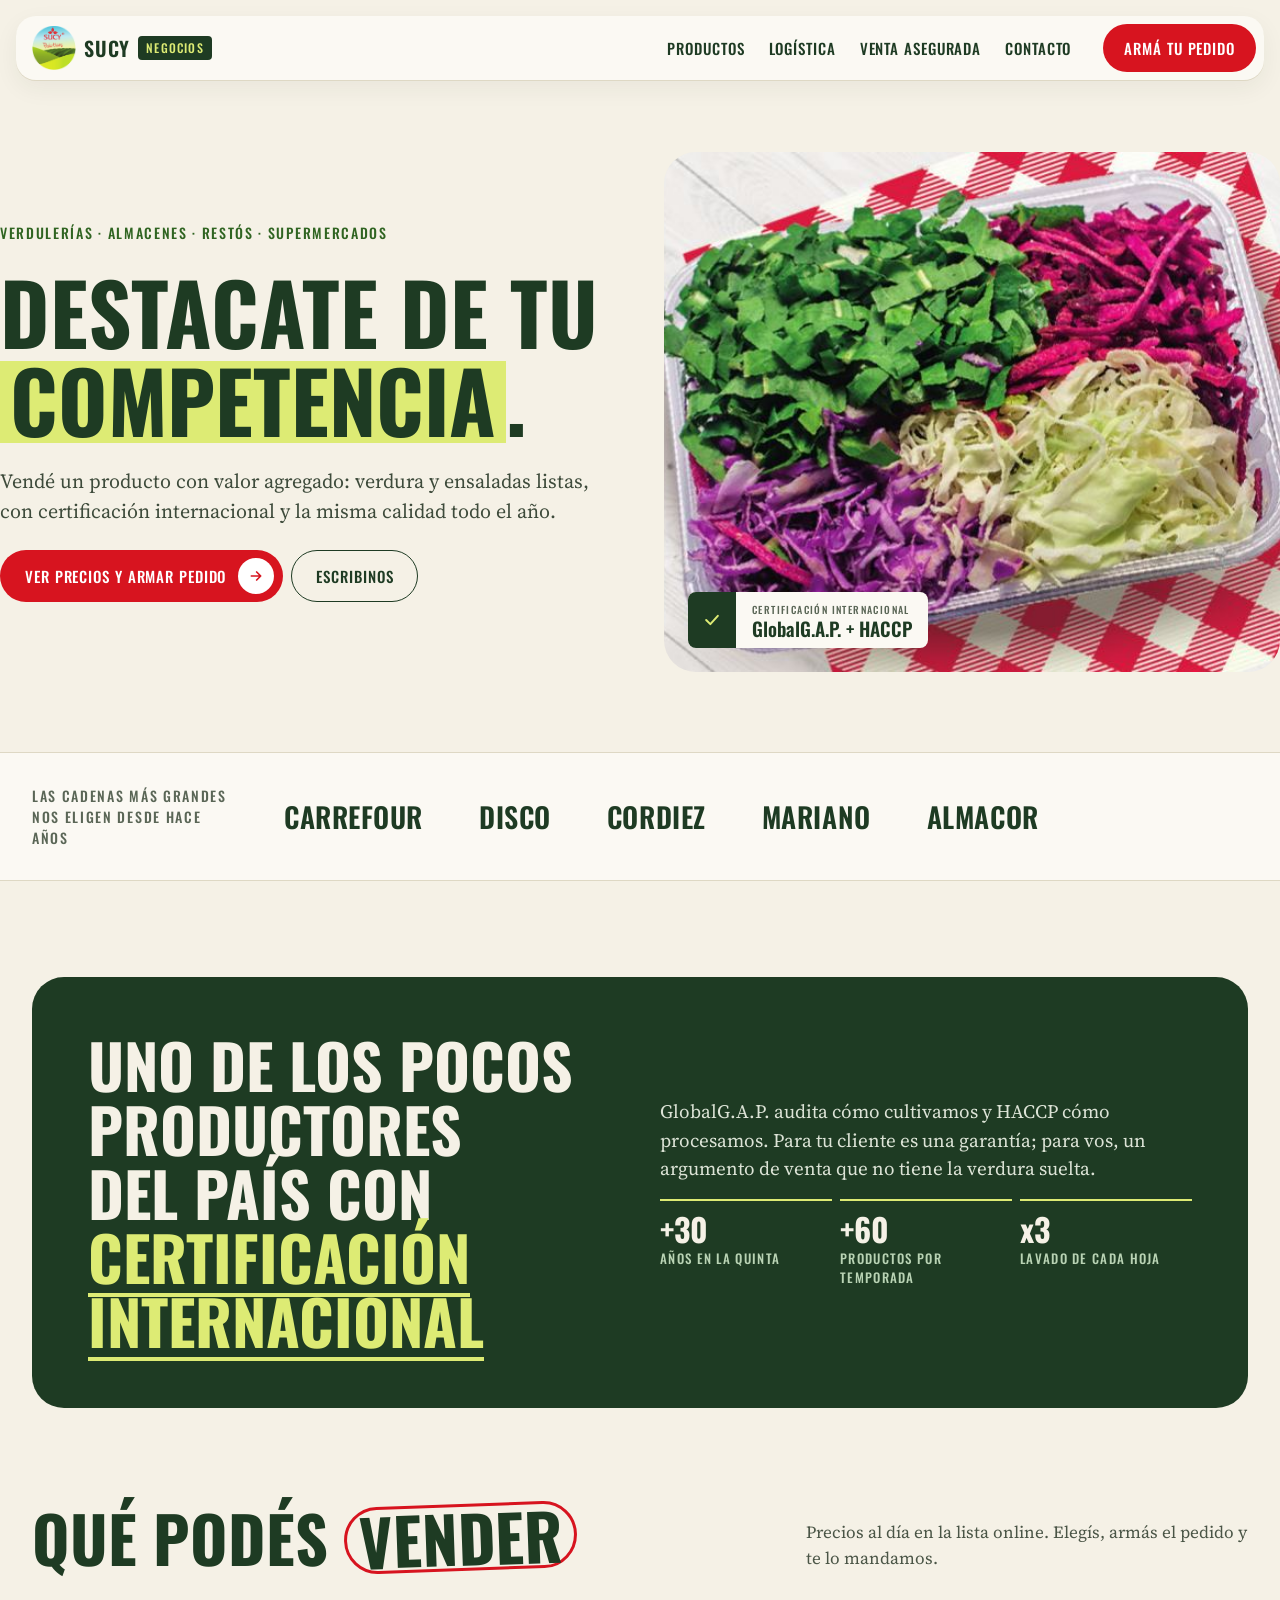
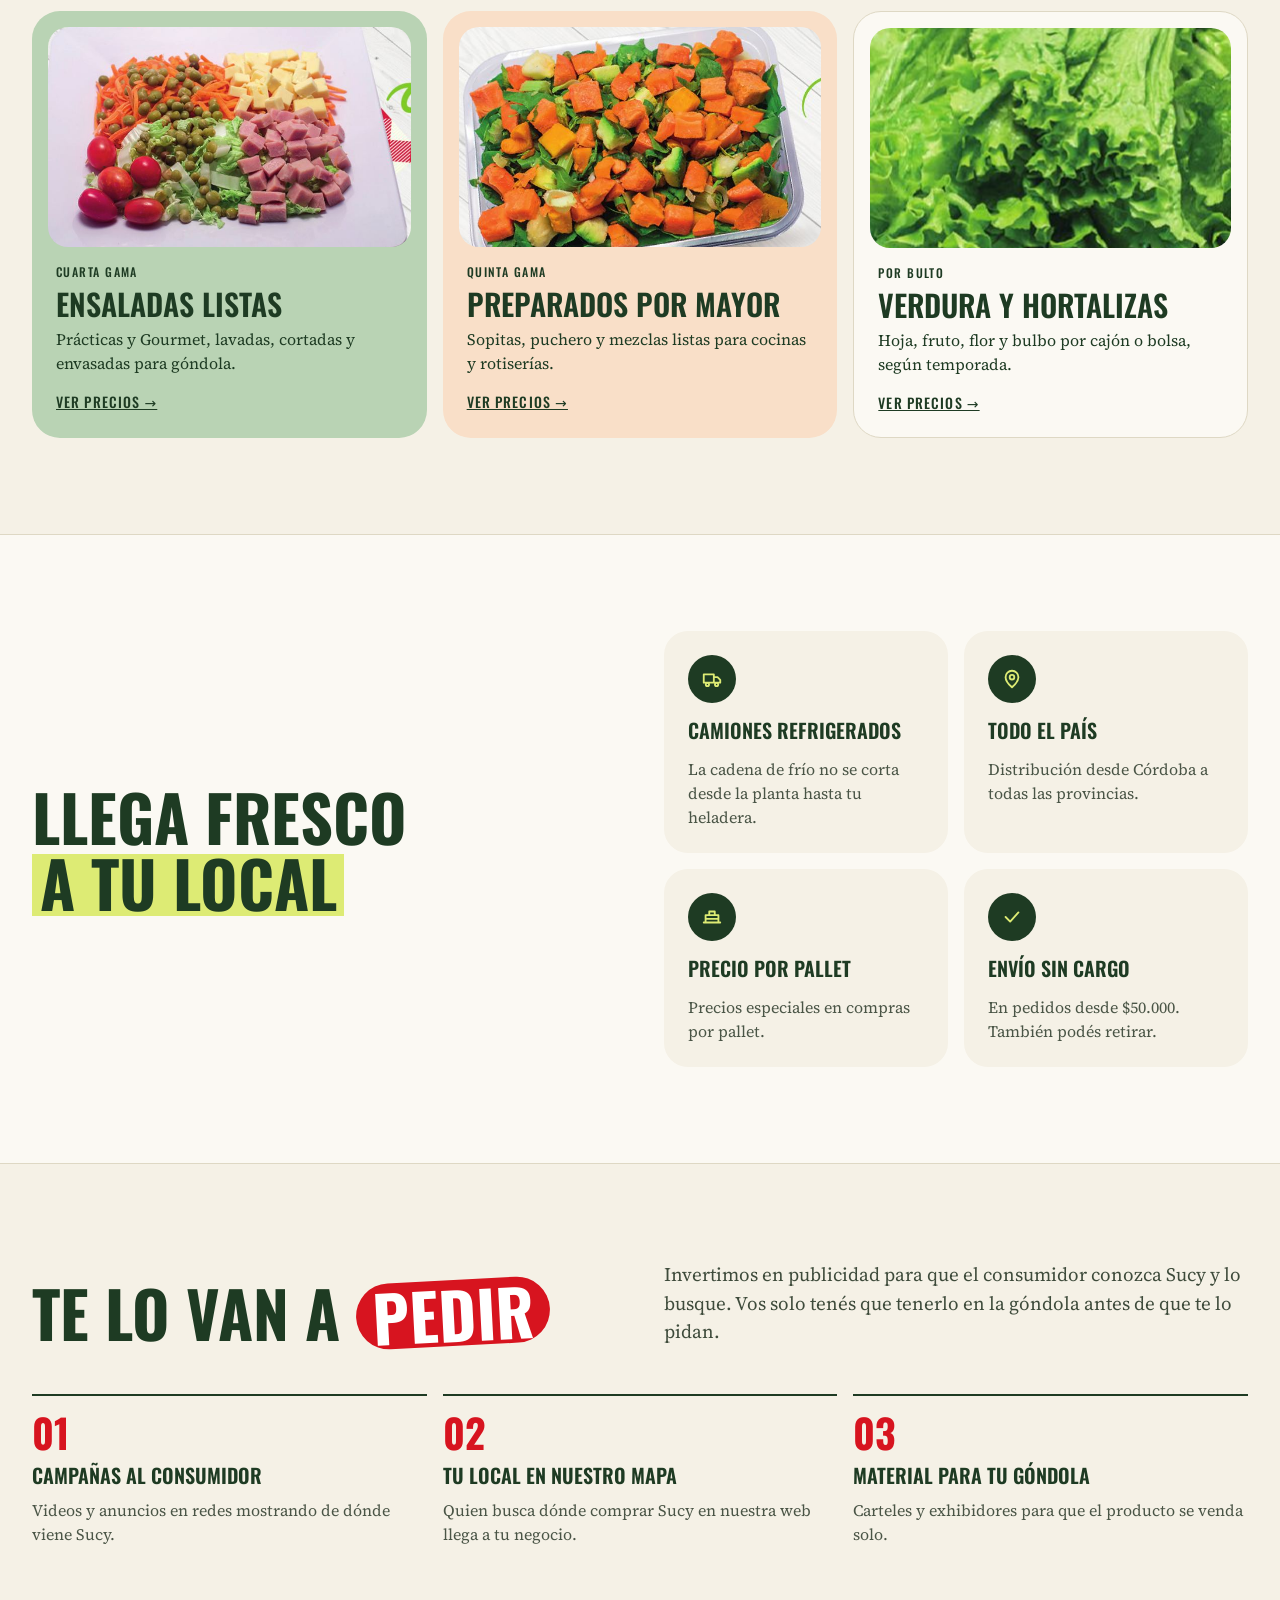
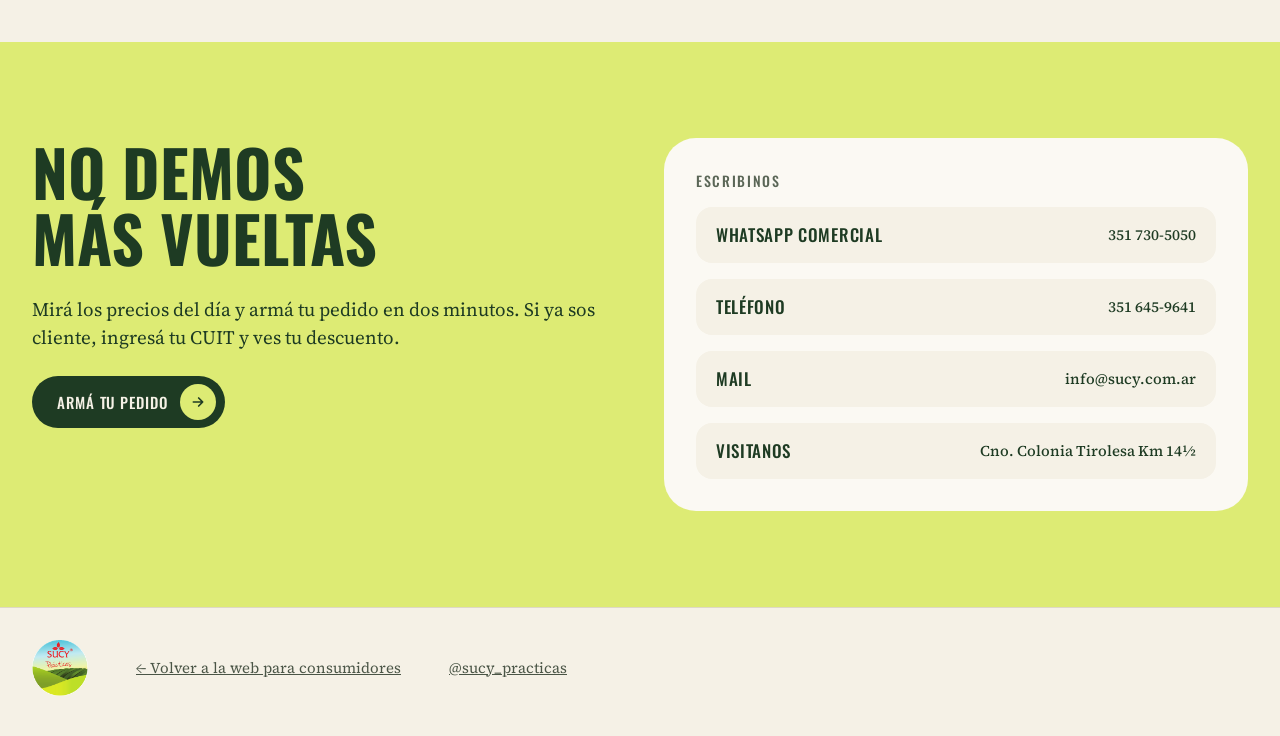
<file: mayoristas/index.html>
<!doctype html>
<html lang="es">
<head>
<meta charset="utf-8">
<meta name="viewport" content="width=device-width, initial-scale=1">
<title>Sucy para negocios · Mayoristas</title>
<meta name="description" content="Verdura y ensaladas listas por mayor con certificación GlobalG.A.P. y HACCP. Camiones refrigerados, precio por pallet y pedidos online.">
<meta property="og:title" content="Sucy para negocios">
<meta property="og:description" content="Destacate de tu competencia con un producto certificado. Armá tu pedido online.">
<meta property="og:image" content="../assets/img/omega.jpg">
<link rel="icon" href="../assets/img/logo.png">
<link rel="preload" href="../assets/fonts/oswald.woff2" as="font" type="font/woff2" crossorigin>
<link rel="stylesheet" href="../assets/css/sucy.css">
</head>
<body>

<div class="nav-wrap">
  <nav class="nav" aria-label="Principal">
    <a class="brand" href="../"><img src="../assets/img/logo.png" alt="">Sucy <span class="chip">Negocios</span></a>
    <div class="nav-links">
      <a href="#productos">Productos</a>
      <a href="#logistica">Logística</a>
      <a href="#venta">Venta asegurada</a>
      <a href="#contacto">Contacto</a>
    </div>
    <a class="btn btn-rojo" href="../pedidos/">Armá tu pedido</a>
  </nav>
</div>

<main>
  <section class="wrap hero-may">
    <div>
      <span class="eyebrow" style="color:#2F6421">Verdulerías · almacenes · restós · supermercados</span>
      <h1>Destacate de tu <span class="hl-mark">competencia</span>.</h1>
      <p>Vendé un producto con valor agregado: verdura y ensaladas listas, con certificación internacional y la misma calidad todo el año.</p>
      <div class="btns">
        <a class="btn btn-rojo" href="../pedidos/">Ver precios y armar pedido <span class="flecha"><svg width="16" height="16" viewBox="0 0 24 24" fill="none" stroke="currentColor" stroke-width="2.5" stroke-linecap="round" stroke-linejoin="round" aria-hidden="true"><path d="M5 12h14M13 6l6 6-6 6"/></svg></span></a>
        <a class="btn btn-linea" href="#contacto">Escribinos</a>
      </div>
    </div>
    <div class="img">
      <img src="../assets/img/omega.jpg" alt="Ensaladas Prácticas en sus bandejas">
      <div class="placa"><span class="ok"><svg width="20" height="20" viewBox="0 0 24 24" fill="none" stroke="#DDEB74" stroke-width="2.4" stroke-linecap="round" stroke-linejoin="round" aria-hidden="true"><path d="M5 12l5 5 9-10"/></svg></span><span class="tx"><small>Certificación internacional</small><b>GlobalG.A.P. + HACCP</b></span></div>
    </div>
  </section>

  <section class="banda" aria-label="Nos eligen">
    <div class="wrap logos">
      <span class="label">Las cadenas más grandes nos eligen desde hace años</span>
      <span>Carrefour</span><span>Disco</span><span>Cordiez</span><span>Mariano</span><span>Almacor</span>
    </div>
  </section>

  <section class="sec">
    <div class="wrap">
      <div class="cert-banda">
        <h2>Uno de los pocos productores del país con <span class="hl-under">certificación internacional</span></h2>
        <div>
          <p>GlobalG.A.P. audita cómo cultivamos y HACCP cómo procesamos. Para tu cliente es una garantía; para vos, un argumento de venta que no tiene la verdura suelta.</p>
          <div class="datos">
            <div><b>+30</b><span>años en la quinta</span></div>
            <div><b>+60</b><span>productos por temporada</span></div>
            <div><b>x3</b><span>lavado de cada hoja</span></div>
          </div>
        </div>
      </div>
    </div>
  </section>

  <section id="productos" class="sec" style="padding-top:0">
    <div class="wrap">
      <div class="sec-head">
        <h2>Qué podés <span class="hl-circle">vender</span></h2>
        <p>Precios al día en la lista online. Elegís, armás el pedido y te lo mandamos.</p>
      </div>
      <div class="prods">
        <article class="prod bg-salvia">
          <div class="img"><img src="../assets/img/primavera.jpg" alt="Ensalada Gourmet Primavera" loading="lazy"></div>
          <div class="tx"><span class="label" style="font-size:12px">Cuarta gama</span><h3>Ensaladas listas</h3><p>Prácticas y Gourmet, lavadas, cortadas y envasadas para góndola.</p><a href="../pedidos/">Ver precios →</a></div>
        </article>
        <article class="prod bg-durazno">
          <div class="img"><img src="../assets/img/sopita.jpg" alt="Preparado de verduras" loading="lazy"></div>
          <div class="tx"><span class="label" style="font-size:12px">Quinta gama</span><h3>Preparados por mayor</h3><p>Sopitas, puchero y mezclas listas para cocinas y rotiserías.</p><a href="../pedidos/">Ver precios →</a></div>
        </article>
        <article class="prod bg-papel">
          <div class="img"><img src="../assets/img/lechuga.jpg" alt="Lechuga" loading="lazy"></div>
          <div class="tx"><span class="label" style="font-size:12px">Por bulto</span><h3>Verdura y hortalizas</h3><p>Hoja, fruto, flor y bulbo por cajón o bolsa, según temporada.</p><a href="../pedidos/">Ver precios →</a></div>
        </article>
      </div>
    </div>
  </section>

  <section id="logistica" class="sec banda">
    <div class="wrap dos">
      <h2>Llega fresco <span class="hl-mark">a tu local</span></h2>
      <div class="logis">
        <div><span class="ico"><svg width="22" height="22" viewBox="0 0 24 24" fill="none" stroke="#DDEB74" stroke-width="2" stroke-linecap="round" stroke-linejoin="round" aria-hidden="true"><path d="M3 7h11v9H3zM14 10h4l3 3v3h-7z"/><circle cx="7" cy="18" r="1.8"/><circle cx="17" cy="18" r="1.8"/></svg></span><b>Camiones refrigerados</b><span>La cadena de frío no se corta desde la planta hasta tu heladera.</span></div>
        <div><span class="ico"><svg width="22" height="22" viewBox="0 0 24 24" fill="none" stroke="#DDEB74" stroke-width="2" stroke-linecap="round" stroke-linejoin="round" aria-hidden="true"><path d="M12 21s-7-6-7-11a7 7 0 0 1 14 0c0 5-7 11-7 11z"/><circle cx="12" cy="10" r="2.5"/></svg></span><b>Todo el país</b><span>Distribución desde Córdoba a todas las provincias.</span></div>
        <div><span class="ico"><svg width="22" height="22" viewBox="0 0 24 24" fill="none" stroke="#DDEB74" stroke-width="2" stroke-linecap="round" stroke-linejoin="round" aria-hidden="true"><path d="M3 18h18M5 18V10h14v8M5 14h14M9 10V6h6v4"/></svg></span><b>Precio por pallet</b><span>Precios especiales en compras por pallet.</span></div>
        <div><span class="ico"><svg width="22" height="22" viewBox="0 0 24 24" fill="none" stroke="#DDEB74" stroke-width="2" stroke-linecap="round" stroke-linejoin="round" aria-hidden="true"><path d="M5 12l5 5 9-10"/></svg></span><b>Envío sin cargo</b><span>En pedidos desde $50.000. También podés retirar.</span></div>
      </div>
    </div>
  </section>

  <section id="venta" class="sec">
    <div class="wrap">
      <div class="dos" style="align-items:end">
        <h2>Te lo van a <span class="hl-pill">pedir</span></h2>
        <p style="font-size:19px;color:#3E4B3B">Invertimos en publicidad para que el consumidor conozca Sucy y lo busque. Vos solo tenés que tenerlo en la góndola antes de que te lo pidan.</p>
      </div>
      <div class="tres">
        <div><span class="n">01</span><b>Campañas al consumidor</b><span>Videos y anuncios en redes mostrando de dónde viene Sucy.</span></div>
        <div><span class="n">02</span><b>Tu local en nuestro mapa</b><span>Quien busca dónde comprar Sucy en nuestra web llega a tu negocio.</span></div>
        <div><span class="n">03</span><b>Material para tu góndola</b><span>Carteles y exhibidores para que el producto se venda solo.</span></div>
      </div>
    </div>
  </section>

  <section id="contacto" class="sec contacto">
    <div class="wrap dos">
      <div class="col">
        <h2>No demos más vueltas</h2>
        <p style="font-size:19px">Mirá los precios del día y armá tu pedido en dos minutos. Si ya sos cliente, ingresá tu CUIT y ves tu descuento.</p>
        <a class="btn btn-verde" href="../pedidos/">Armá tu pedido <span class="flecha"><svg width="16" height="16" viewBox="0 0 24 24" fill="none" stroke="currentColor" stroke-width="2.5" stroke-linecap="round" stroke-linejoin="round" aria-hidden="true"><path d="M5 12h14M13 6l6 6-6 6"/></svg></span></a>
      </div>
      <div class="canales">
        <span class="label" style="color:var(--gris2)">Escribinos</span>
        <!-- TODO: reemplazar por el WhatsApp comercial nuevo -->
        <a href="https://wa.me/5493517305050">WhatsApp comercial <span>351 730-5050</span></a>
        <a href="tel:+543516459641">Teléfono <span>351 645-9641</span></a>
        <a href="mailto:info@sucy.com.ar">Mail <span>info@sucy.com.ar</span></a>
        <a href="https://maps.google.com/?q=Camino+a+Colonia+Tirolesa+Km+14.5+C%C3%B3rdoba">Visitanos <span>Cno. Colonia Tirolesa Km 14½</span></a>
      </div>
    </div>
  </section>
</main>

<footer>
  <div class="wrap">
    <img src="../assets/img/logo.png" alt="Sucy Prácticas">
    <a href="../">← Volver a la web para consumidores</a>
    <a href="https://instagram.com/sucy_practicas">@sucy_practicas</a>
  </div>
</footer>
</body>
</html>
</file>
<file: assets/css/sucy.css>
/* Sucy — estilos compartidos (minorista y mayoristas) */
@font-face{font-family:"Oswald";src:url("../fonts/oswald.woff2") format("woff2");font-weight:200 700;font-display:swap}
@font-face{font-family:"Source Serif 4";src:url("../fonts/source-serif-4.woff2") format("woff2");font-weight:200 900;font-display:swap}

:root{
  --crema:#F5F1E6; --papel:#FBF9F3; --linea:#DED8C4;
  --verde:#1E3B23; --hoja:#4C8A35; --rojo:#D7141F;
  --lima:#DDEB74; --salvia:#B9D3B4; --menta:#8FC1A3; --durazno:#F9DFC8; --tomate:#C4412A;
  --gris:#4A5546; --gris2:#5A6656;
  --display:"Oswald",system-ui,sans-serif;
  --texto:"Source Serif 4",Georgia,serif;
  --r-lg:32px; --r-md:24px; --r-sm:16px;
  --max:1280px;
}
*{box-sizing:border-box}
html{scroll-behavior:smooth;-webkit-text-size-adjust:100%}
@media (prefers-reduced-motion:reduce){html{scroll-behavior:auto}}
body{margin:0;background:var(--crema);color:var(--verde);font:17px/1.5 var(--texto)}
img{max-width:100%;display:block}
a{color:inherit}
button,input{font:inherit;color:inherit}
button{cursor:pointer}
:focus-visible{outline:3px solid var(--rojo);outline-offset:3px}
h1,h2,h3{font-family:var(--display);font-weight:700;text-transform:uppercase;margin:0;text-wrap:balance}
h1{font-size:clamp(52px,7.4vw,112px);line-height:1.04}
h2{font-size:clamp(40px,5vw,72px);line-height:1.04}
h3{font-weight:600}
p{margin:0}
.wrap{max-width:var(--max);margin:0 auto;padding:0 32px}
@media(max-width:640px){.wrap{padding:0 20px}}
section{scroll-margin-top:96px}
.sec{padding:96px 0}
@media(max-width:640px){.sec{padding:64px 0}}
.sec-head{display:flex;flex-wrap:wrap;justify-content:space-between;align-items:flex-end;gap:24px;margin-bottom:40px}
.sec-head p{max-width:26em;color:var(--gris)}

/* etiquetas y textos chicos */
.eyebrow,.label{font-family:var(--display);font-weight:500;font-size:14px;letter-spacing:.12em;text-transform:uppercase}
.tag{display:inline-flex;align-items:center;gap:8px;height:32px;padding:0 12px;border-radius:4px;background:var(--lima);color:var(--verde);font-family:var(--display);font-weight:500;font-size:13px;letter-spacing:.08em;text-transform:uppercase}
.tag.salvia{background:var(--salvia)}

/* destacados: misma fuente, otro gesto */
.hl-mark{background:linear-gradient(to bottom,transparent 20%,var(--lima) 20%,var(--lima) 86%,transparent 86%);color:var(--verde);padding:0 .12em;-webkit-box-decoration-break:clone;box-decoration-break:clone}
.hl-mark.crema{background:linear-gradient(to bottom,transparent 20%,var(--crema) 20%,var(--crema) 86%,transparent 86%)}
.hl-pill{display:inline-block;background:var(--rojo);color:#fff;border-radius:999px;padding:.04em .26em;line-height:.95;transform:rotate(-3deg)}
.hl-wavy{text-decoration:underline wavy var(--rojo);text-decoration-thickness:.06em;text-underline-offset:.16em}
.hl-circle{display:inline-block;border:.06em solid var(--rojo);border-radius:999px;padding:0 .18em;line-height:.95;transform:rotate(-2deg)}
.hl-under{text-decoration:underline;text-decoration-color:var(--lima);text-decoration-thickness:.06em;text-underline-offset:.14em}

/* botones (todos 52px) */
.btn{display:inline-flex;align-items:center;justify-content:center;gap:12px;height:52px;padding:0 24px;border-radius:999px;border:1.5px solid transparent;font-family:var(--display);font-weight:500;font-size:15px;letter-spacing:.06em;text-transform:uppercase;text-decoration:none;white-space:nowrap}
.btn-rojo{background:var(--rojo);color:#fff}
.btn-verde{background:var(--verde);color:var(--crema)}
.btn-linea{border-color:currentColor;background:transparent}
.btn .flecha{width:36px;height:36px;border-radius:50%;display:grid;place-items:center;margin-right:-16px;background:#fff;color:var(--rojo)}
.btn-verde .flecha{background:var(--lima);color:var(--verde)}
.btn:hover{filter:brightness(1.06)}
.btns{display:flex;flex-wrap:wrap;gap:8px}

/* nav */
.nav-wrap{position:sticky;top:0;z-index:30;padding:16px 16px 0;max-width:1312px;margin:0 auto}
.nav{display:flex;flex-wrap:wrap;align-items:center;gap:12px 32px;background:var(--papel);border-radius:20px;padding:8px 8px 8px 16px;box-shadow:0 1px 0 var(--linea),0 8px 24px rgba(30,59,35,.06)}
.brand{display:flex;align-items:center;gap:8px;text-decoration:none;font-family:var(--display);font-weight:600;font-size:20px;letter-spacing:.04em;text-transform:uppercase}
.brand img{width:44px;height:44px}
.brand .chip{height:24px;padding:0 8px;border-radius:4px;background:var(--verde);color:var(--lima);font-size:12px;font-weight:500;letter-spacing:.1em;display:inline-flex;align-items:center}
.nav-links{display:flex;flex-wrap:wrap;gap:8px 24px;margin-left:auto;font-family:var(--display);font-weight:500;font-size:15px;letter-spacing:.06em;text-transform:uppercase}
.nav-links a{text-decoration:none}
.nav-links a:hover{color:var(--rojo)}
.nav .btn{height:48px;padding:0 20px}
@media(max-width:860px){.nav-links{order:3;width:100%;margin:0;justify-content:space-between;padding:4px 8px 6px;font-size:13px;gap:8px 16px}}

/* hero con video que avanza con el scroll */
.hero-scroll{position:relative;height:260vh;margin-top:-80px}
.hero-sticky{position:sticky;top:0;height:100vh;padding:96px 16px 16px}
.hero-frame{position:relative;height:100%;max-width:1408px;margin:0 auto;border-radius:var(--r-lg);overflow:hidden;background:var(--verde)}
.hero-frame video,.hero-frame .poster{position:absolute;inset:0;width:100%;height:100%;object-fit:cover}
.hero-frame::after{content:"";position:absolute;inset:0;background:rgba(20,30,18,.38)}
.hero-copy{position:absolute;left:48px;right:48px;bottom:48px;z-index:1;display:flex;flex-wrap:wrap;align-items:flex-end;justify-content:space-between;gap:32px;color:#fff}
.hero-copy > div{flex:1 1 520px;min-width:0;display:flex;flex-direction:column;gap:24px}
.hero-copy p{font-size:20px;max-width:32em;color:#EEF0E8}
.hero-steps{list-style:none;margin:0;padding:0;display:flex;flex-direction:column;gap:8px;font-family:var(--display);font-weight:500;font-size:14px;letter-spacing:.08em;text-transform:uppercase}
.hero-steps li{display:flex;align-items:center;gap:12px;opacity:.6;transition:opacity .3s}
.hero-steps li::before{content:"";width:32px;height:4px;border-radius:4px;background:rgba(255,255,255,.5);transition:background .3s}
.hero-steps li.on{opacity:1}
.hero-steps li.on::before{background:var(--lima)}
.hero-frame .tag{position:absolute;left:24px;top:24px;z-index:1}
@media(max-width:640px){.hero-copy{left:20px;right:20px;bottom:24px}.hero-scroll{height:200vh}}

/* certificaciones */
.cert-grid{display:grid;grid-template-columns:repeat(auto-fit,minmax(320px,1fr));gap:24px}
.cert{border-radius:var(--r-lg);padding:40px;display:flex;flex-direction:column;gap:24px}
.cert.oscura{background:var(--verde);color:var(--crema)}
.cert.clara{background:var(--papel);border:1px solid var(--linea)}
.cert-top{display:flex;justify-content:space-between;align-items:center;gap:16px}
.cert h3{font-size:56px;line-height:1;font-weight:700}
.cert p{font-size:18px}
.cert.oscura p{color:#DCE3D6}
.cert ul{margin:0;padding:0;list-style:none;display:grid;grid-template-columns:repeat(2,minmax(0,1fr));gap:8px 16px;font-family:var(--display);font-weight:500;font-size:15px;letter-spacing:.04em;text-transform:uppercase}
.cert li{border-top:1px solid var(--linea);padding-top:8px}
.cert.oscura li{border-color:#3B5640}
.cert .mas{margin-top:auto;font-family:var(--display);font-weight:500;font-size:15px;letter-spacing:.06em;text-transform:uppercase}
.cert.oscura .mas{color:var(--lima)}
.cert.clara .mas{color:var(--rojo)}

/* tour 360 */
.banda{background:var(--papel);border-block:1px solid var(--linea)}
.tour{position:relative;height:clamp(420px,56vw,600px);border-radius:var(--r-lg);overflow:hidden;background:var(--verde)}
.tour iframe{position:absolute;inset:0;width:100%;height:100%;border:0}
.tour .fondo{position:absolute;inset:0;width:100%;height:100%;object-fit:cover;filter:brightness(.55) blur(2px);transform:scale(1.1)}
.tour .donde{position:absolute;right:24px;top:24px;height:40px;padding:0 16px;border-radius:999px;background:rgba(251,249,243,.92);display:inline-flex;align-items:center;font-family:var(--display);font-weight:500;font-size:14px;letter-spacing:.06em;text-transform:uppercase}
.tour .centro{position:absolute;left:50%;top:50%;transform:translate(-50%,-50%);text-align:center;color:#fff;display:flex;flex-direction:column;align-items:center;gap:8px;width:min(90%,32em)}
.tour .centro b{font-family:var(--display);font-weight:600;font-size:32px;text-transform:uppercase}
.tour .paradas{position:absolute;left:24px;right:24px;bottom:24px;display:flex;flex-wrap:wrap;gap:8px;justify-content:center}
.tour .paradas button{height:44px;padding:0 16px;border-radius:999px;border:0;background:rgba(251,249,243,.92);font-family:var(--display);font-weight:500;font-size:14px;letter-spacing:.06em;text-transform:uppercase}
.tour .paradas button[aria-pressed="true"]{background:var(--lima)}

/* ensaladas */
.carrusel{display:flex;gap:16px;overflow-x:auto;padding:4px 4px 12px;scroll-snap-type:x mandatory;scrollbar-width:thin}
.ens{flex:0 0 264px;scroll-snap-align:start;text-align:left;border:0;padding:16px;border-radius:28px;color:var(--verde);display:flex;flex-direction:column;gap:16px}
.ens .foto{width:100%;aspect-ratio:1;border-radius:50%;overflow:hidden;background:var(--papel)}
.ens .foto img{width:100%;height:100%;object-fit:cover;transform:scale(1.3)}
.ens .nombre{font-family:var(--display);font-weight:600;font-size:28px;line-height:1;text-transform:uppercase}
.ens .ver{display:flex;justify-content:space-between;align-items:center;border-top:1px solid rgba(30,59,35,.2);padding-top:12px;font-family:var(--display);font-weight:500;font-size:13px;letter-spacing:.08em;text-transform:uppercase}
.ens .mas{width:36px;height:36px;border-radius:50%;background:var(--verde);color:var(--crema);display:grid;place-items:center}
.ens:hover .mas{background:var(--rojo)}
.ficha{border:0;padding:0;border-radius:var(--r-lg);width:min(1000px,calc(100% - 32px));max-height:calc(100% - 32px);background:var(--papel);color:var(--verde);overflow:auto}
.ficha::backdrop{background:rgba(20,30,18,.55)}
.ficha-in{display:grid;grid-template-columns:repeat(auto-fit,minmax(300px,1fr))}
.ficha-foto{min-height:380px;position:relative}
.ficha-foto img{position:absolute;inset:0;width:100%;height:100%;object-fit:cover}
.ficha-tx{padding:40px;display:flex;flex-direction:column;gap:24px}
.ficha-tx h3{font-size:56px;line-height:1}
.ficha-top{display:flex;justify-content:space-between;align-items:center}
.cerrar{width:44px;height:44px;border-radius:50%;border:1px solid var(--linea);background:transparent;display:grid;place-items:center}
.ings{display:flex;flex-wrap:wrap;gap:8px}
.ings span{height:32px;display:inline-flex;align-items:center;padding:0 12px;border-radius:4px;background:var(--crema);border:1px solid var(--linea);font-size:15px}
.ficha .btns{margin-top:auto}

/* mapa */
.mapa-sec{background:var(--salvia)}
.mapa-grid{display:grid;grid-template-columns:repeat(auto-fit,minmax(340px,1fr));gap:40px;align-items:start}
.mapa-grid > div:first-child{display:flex;flex-direction:column;gap:24px}
.buscar{display:flex;flex-direction:column;gap:8px}
.buscar .fila{display:flex;gap:8px}
.buscar input{flex:1;min-width:0;height:56px;border-radius:999px;border:1.5px solid var(--verde);background:var(--papel);padding:0 24px;font-size:17px}
.buscar button{height:56px}
.resultados{margin:0;padding:0;list-style:none;display:flex;flex-direction:column;gap:8px}
.resultados li{display:flex;justify-content:space-between;align-items:center;gap:16px;background:var(--papel);border-radius:var(--r-sm);padding:16px 20px}
.resultados b{display:block;font-family:var(--display);font-weight:600;font-size:18px;text-transform:uppercase}
.resultados span{font-size:15px;color:var(--gris)}
.resultados .km{font-family:var(--display);font-weight:600;color:var(--verde);white-space:nowrap}
.nota{font-size:14px;color:#3E4B3B}
.mapa{position:relative;height:520px;border-radius:var(--r-lg);overflow:hidden;background:#E9E4D2}
.mapa .calle{position:absolute;background:var(--papel)}
.mapa .rio{position:absolute;left:-10%;right:-10%;top:46%;height:18px;background:#A9C9E0;transform:rotate(-8deg)}
.mapa .plaza{position:absolute;border-radius:16px;background:#CFE0C8}
.mapa .pin{position:absolute;width:36px;height:36px;margin:-36px 0 0 -18px;border-radius:50% 50% 50% 0;transform:rotate(-45deg);background:var(--rojo);border:3px solid var(--papel)}
.mapa .pin.verde{background:var(--hoja)}
.mapa .yo{position:absolute;left:47%;top:50%;width:20px;height:20px;margin:-10px 0 0 -10px;border-radius:50%;background:var(--verde);border:4px solid var(--papel);box-shadow:0 0 0 10px rgba(30,59,35,.18)}

/* por qué elegirnos */
.dos{display:grid;grid-template-columns:repeat(auto-fit,minmax(340px,1fr));gap:48px;align-items:center}
.video{position:relative;aspect-ratio:16/9;border-radius:var(--r-lg);overflow:hidden;background:var(--verde)}
.video img,.video video{position:absolute;inset:0;width:100%;height:100%;object-fit:cover}
.video img{filter:brightness(.6)}
.video .play{position:absolute;left:50%;top:50%;width:88px;height:88px;margin:-44px 0 0 -44px;border-radius:50%;border:0;background:var(--rojo);display:grid;place-items:center}
.video .tag{position:absolute;left:24px;bottom:24px}
.lista-num{margin:0;padding:0;list-style:none}
.lista-num li{display:grid;grid-template-columns:56px 1fr;gap:16px;padding:16px 0;border-top:1px solid var(--linea)}
.lista-num li:last-child{border-bottom:1px solid var(--linea)}
.lista-num .n{font-family:var(--display);font-weight:700;font-size:28px;color:var(--rojo)}
.lista-num b{display:block;font-family:var(--display);font-weight:600;font-size:20px;text-transform:uppercase}
.lista-num span{color:var(--gris)}

/* elegí / comé + reseñas */
.durazno{background:var(--durazno)}
.grito{display:flex;flex-direction:column;color:var(--tomate)}
.grito .g{font-family:var(--display);font-weight:700;font-size:clamp(64px,8vw,120px);line-height:1;text-transform:uppercase}
.grito .c{font-family:var(--display);font-weight:400;font-size:clamp(28px,3.2vw,44px);line-height:1.1;letter-spacing:.04em;text-transform:uppercase;margin-bottom:16px}
.resenas{display:grid;grid-template-columns:repeat(auto-fit,minmax(260px,1fr));gap:16px;margin-top:48px}
.resena{background:var(--papel);border-radius:var(--r-md);padding:24px;display:flex;flex-direction:column;gap:16px;min-height:180px}
.resena .esqueleto{height:12px;border-radius:6px;background:#EFE6D6}

/* puente y footer */
.puente{display:flex;flex-wrap:wrap;align-items:center;justify-content:space-between;gap:24px;border:1.5px solid var(--verde);border-radius:var(--r-lg);padding:40px}
.puente .t{font-family:var(--display);font-weight:700;font-size:clamp(28px,3.4vw,44px);line-height:1.04;text-transform:uppercase}
footer{border-top:1px solid var(--linea)}
footer .wrap{padding-top:32px;padding-bottom:40px;display:flex;flex-wrap:wrap;gap:16px 48px;align-items:center;font-size:15px;color:var(--gris)}
footer img{width:56px;height:56px}

/* ---------- mayoristas ---------- */
.hero-may{display:grid;grid-template-columns:repeat(auto-fit,minmax(380px,1fr));gap:48px;align-items:center;padding:72px 0 80px}
.hero-may > div:first-child{display:flex;flex-direction:column;gap:24px}
.hero-may h1{font-size:clamp(52px,6.6vw,100px)}
.hero-may p{font-size:20px;color:#3E4B3B;max-width:30em}
.hero-may .img{position:relative;height:520px;border-radius:var(--r-lg);overflow:hidden;background:var(--menta)}
.hero-may .img img{width:100%;height:100%;object-fit:cover}
.placa{display:inline-flex;align-items:stretch;height:56px;border-radius:8px;overflow:hidden;background:var(--papel)}
.placa .ok{width:48px;background:var(--verde);display:grid;place-items:center}
.placa .tx{display:flex;flex-direction:column;justify-content:center;padding:0 16px;gap:2px}
.placa small{font-family:var(--display);font-size:10px;font-weight:500;letter-spacing:.14em;text-transform:uppercase;color:var(--gris2)}
.placa b{font-family:var(--display);font-weight:600;font-size:19px;line-height:1}
.hero-may .placa{position:absolute;left:24px;bottom:24px}
.logos{display:flex;flex-wrap:wrap;align-items:center;gap:16px 56px;padding-top:32px;padding-bottom:32px}
.logos .label{color:var(--gris2);max-width:14em}
.logos span:not(.label){font-family:var(--display);font-weight:600;font-size:28px;letter-spacing:.02em;text-transform:uppercase}
.cert-banda{background:var(--verde);color:var(--crema);border-radius:var(--r-lg);padding:56px;display:grid;grid-template-columns:repeat(auto-fit,minmax(340px,1fr));gap:40px;align-items:center}
.cert-banda h2{font-size:clamp(40px,4.8vw,68px)}
.cert-banda .hl-under{color:var(--lima)}
.cert-banda p{font-size:19px;color:#DCE3D6}
.datos{display:grid;grid-template-columns:repeat(3,minmax(0,1fr));gap:8px;margin-top:16px}
.datos div{border-top:2px solid var(--lima);padding-top:12px;display:flex;flex-direction:column;gap:4px}
.datos b{font-family:var(--display);font-weight:700;font-size:32px;line-height:1}
.datos span{font-family:var(--display);font-weight:500;font-size:13px;letter-spacing:.1em;text-transform:uppercase;color:var(--salvia)}
@media(max-width:640px){.cert-banda{padding:32px}}
.prods{display:grid;grid-template-columns:repeat(auto-fit,minmax(280px,1fr));gap:16px}
.prod{border-radius:28px;padding:16px;display:flex;flex-direction:column;gap:16px}
.prod .img{height:220px;border-radius:20px;overflow:hidden}
.prod .img img{width:100%;height:100%;object-fit:cover}
.prod .tx{padding:0 8px 8px;display:flex;flex-direction:column;gap:8px}
.prod h3{font-size:30px;line-height:1}
.prod p{font-size:16px}
.prod a{margin-top:8px;font-family:var(--display);font-weight:500;font-size:14px;letter-spacing:.08em;text-transform:uppercase}
.bg-salvia{background:var(--salvia)}.bg-durazno{background:var(--durazno)}.bg-lima{background:var(--lima)}.bg-menta{background:var(--menta)}
.bg-papel{background:var(--papel);border:1px solid var(--linea)}
.logis{display:grid;grid-template-columns:repeat(auto-fit,minmax(220px,1fr));gap:16px}
.logis div{background:var(--crema);border-radius:var(--r-md);padding:24px;display:flex;flex-direction:column;gap:12px}
.logis .ico{width:48px;height:48px;border-radius:50%;background:var(--verde);display:grid;place-items:center}
.logis b{font-family:var(--display);font-weight:600;font-size:20px;text-transform:uppercase}
.logis span{font-size:16px;color:var(--gris)}
.tres{display:grid;grid-template-columns:repeat(auto-fit,minmax(260px,1fr));gap:16px;margin-top:48px}
.tres div{border-top:2px solid var(--verde);padding-top:16px;display:flex;flex-direction:column;gap:8px}
.tres .n{font-family:var(--display);font-weight:700;font-size:40px;line-height:1;color:var(--rojo)}
.tres b{font-family:var(--display);font-weight:600;font-size:20px;text-transform:uppercase}
.tres span{font-size:16px;color:var(--gris)}
.contacto{background:var(--lima)}
.contacto .dos{align-items:start}
.contacto .col{display:flex;flex-direction:column;gap:24px;align-items:flex-start}
.canales{background:var(--papel);border-radius:var(--r-lg);padding:32px;display:flex;flex-direction:column;gap:16px}
.canales a{display:flex;justify-content:space-between;align-items:center;gap:16px;min-height:56px;padding:8px 20px;border-radius:var(--r-sm);background:var(--crema);text-decoration:none;font-family:var(--display);font-weight:500;font-size:17px;letter-spacing:.04em;text-transform:uppercase}
.canales a span{font-family:var(--texto);font-size:15px;text-transform:none;letter-spacing:0;text-align:right}
.canales a:hover{background:#EFEADB}
</file>
